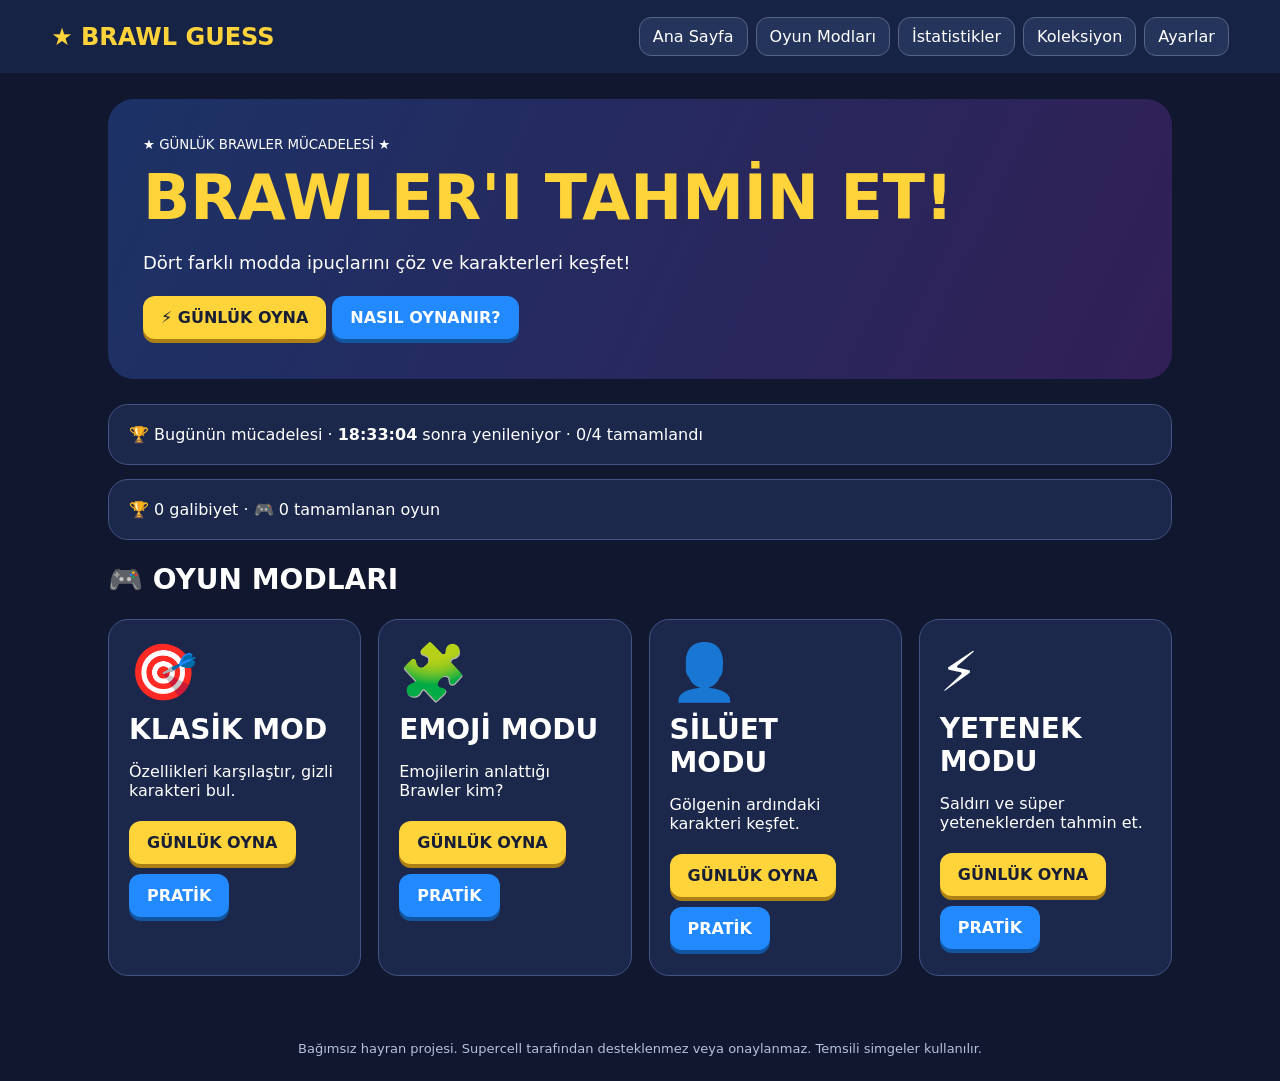
<file: index.html>
<!doctype html><html lang="tr"><head><meta charset="UTF-8"><meta name="viewport" content="width=device-width,initial-scale=1"><title>BRAWL GUESS · Oyna</title><style>*{box-sizing:border-box}body{margin:0;font-family:system-ui,Arial;background:#10172f;color:#fff}body.light{background:#eef2ff;color:#14203c}button,input,select{font:inherit}button{cursor:pointer}header{background:#172345;padding:17px 4%;display:flex;align-items:center;justify-content:space-between;gap:12px;flex-wrap:wrap;position:sticky;top:0;z-index:4}header b{font-size:24px;color:#ffd43b}nav{display:flex;flex-wrap:wrap;gap:8px}nav button,.small{border:1px solid #566487;background:#24345b;color:white;padding:9px 13px;border-radius:12px}main{max-width:1100px;margin:auto;padding:26px 18px;min-height:80vh}h1{font-size:clamp(32px,6vw,62px);margin:8px 0;color:#ffd43b}h2{font-size:28px}.hero{background:linear-gradient(115deg,#1c3266,#312057);padding:35px;border-radius:26px;margin-bottom:25px}.hero p{font-size:18px}.cards,.grid,.stats{display:grid;grid-template-columns:repeat(auto-fit,minmax(220px,1fr));gap:17px}.card,.panel{background:#1b284b;border:1px solid #415482;border-radius:20px;padding:20px;margin-bottom:14px;color:#fff}.card h2{margin:8px 0}.card .emoji{font-size:55px}.btn{background:#ffd43b;color:#171e35;border:0;border-radius:12px;padding:12px 18px;font-weight:900;margin:5px 6px 5px 0;box-shadow:0 4px #ad8015}.btn.blue{background:#2389ff;color:#fff;box-shadow:0 4px #1255a1}.muted{color:#b6c7e7}.pill{display:inline-block;background:#314570;padding:6px 10px;border-radius:12px;margin:4px}.search{width:100%;padding:14px;background:#fff;border:2px solid #2389ff;border-radius:12px;color:#10172f}.suggest{max-height:245px;overflow:auto;background:#24345b;border-radius:12px;margin-top:5px}.suggest button{display:flex;align-items:center;gap:12px;width:100%;padding:10px;background:transparent;border:0;color:#fff;text-align:left}.suggest button:hover,.suggest button:focus{background:#3558a0}.avatar{display:inline-grid;place-items:center;width:54px;height:54px;border-radius:50%;background:linear-gradient(140deg,#9146ff,#2389ff);font-size:30px;flex-shrink:0}.avatar.big{width:145px;height:145px;font-size:80px}.avatar.shadow{filter:brightness(0);transition:filter .4s}.result{background:#233c66;text-align:center;border:2px solid #ffd43b;border-radius:22px;padding:22px;margin-top:18px}.row{display:flex;gap:8px;flex-wrap:wrap;align-items:center;margin:10px 0}.cell{padding:10px;border-radius:9px;background:#ff4757;font-size:13px}.cell.right{background:#178f4c}.cell.partial{background:#c59c10}.compare{overflow:auto}.compare .row{flex-wrap:nowrap;min-width:680px}.compare .cell{flex:1;text-align:center}.filters{display:flex;gap:10px;flex-wrap:wrap;margin:15px 0}.filters input,.filters select{padding:12px;border-radius:10px;border:0}.collection-card{border:1px solid #526392;background:#23365f;border-radius:16px;padding:15px;color:white;cursor:pointer}.collection-card .avatar{margin-bottom:8px}.footer{text-align:center;color:#b5c2dd;padding:25px;font-size:13px}.notice{color:#ffd43b}.hidden{display:none}body.light .panel,body.light .card{background:#24365d}body.light .hero{color:white}@media(max-width:600px){header{position:static}nav button{font-size:12px;padding:7px}main{padding:14px}.hero{padding:22px}}</style></head><body><div id="root"></div><script>const RAW=[]=[
['shelly','Shelly','Başlangıç','Hasar','Orta','Normal',2017,'Geniş alana saçma atan tüfeğiyle ateş eder.','Güçlü bir saçma patlaması engelleri parçalar.',['🔫','💜','💥','👢','🌪️'],0],
['nita','Nita','Nadir','Hasar','Orta','Normal',2017,'Yere doğru ilerleyen şok dalgası gönderir.','Büyük ayısı Bruce savaş alanına gelir.',['🐻','🧸','🌊','👧','🐾'],1],
['colt','Colt','Nadir','Hasar','Uzun','Normal',2017,'İki tabancasından seri mermiler yollar.','Uzun menzilli güçlü bir mermi yağmuru yapar.',['🔫','🔫','👦','💈','🎯'],2],
['bull','Bull','Nadir','Tank','Kısa','Hızlı',2017,'Yakından yüksek hasarlı pompalı tüfek kullanır.','İleri doğru hızla koşup engelleri kırar.',['🐂','💪','🏃','🔫','💥'],3],
['brock','Brock','Nadir','Nişancı','Uzun','Normal',2017,'Uzun menzilli roket fırlatır.','Bir bölgeye roket yağmuru yağdırır.',['🚀','🔥','🎯','💣','🕶️'],4],
['elprimo','El Primo','Nadir','Tank','Kısa','Hızlı',2017,'Rakiplerine yumruk kombinasyonu yapar.','Havaya sıçrayıp rakiplerin üzerine iner.',['🤼','💪','👊','🦸','🌟'],5],
['barley','Barley','Nadir','Topçu','Uzun','Normal',2017,'Şişe fırlatıp yerde hasar veren birikinti bırakır.','Geniş bir alana yanıcı şişeler atar.',['🍾','🤖','🔥','🥂','🎩'],6],
['poco','Poco','Nadir','Destek','Uzun','Normal',2017,'Gitarından müzik dalgası yollar.','Müzik çalarak takım arkadaşlarını iyileştirir.',['🎸','🎶','💀','💚','🎵'],7],
['rosa','Rosa','Nadir','Tank','Kısa','Hızlı',2019,'Yakın mesafeden yumruk atar.','Kısa süreliğine koruyucu bitki kalkanı açar.',['🌹','🥊','🌿','🛡️','🌱'],8],
['jessie','Jessie','Süper Nadir','Kontrol','Uzun','Normal',2017,'Rakipler arasında seken enerji küresi atar.','Scrappy adında bir taret kurar.',['🔧','⚡','🤖','👧','🔩'],9],
['dynamike','Dynamike','Süper Nadir','Topçu','Uzun','Hızlı',2017,'İki dinamit çubuğu fırlatır.','Büyük bir patlayıcı varil atar.',['🧨','💣','👴','⛏️','💥'],10],
['tick','Tick','Süper Nadir','Topçu','Uzun','Normal',2019,'Yere üç mayın fırlatır.','Takip eden patlayıcı kafasını gönderir.',['💣','🤖','⏰','🧠','💥'],11],
['8bit','8-Bit','Süper Nadir','Hasar','Uzun','Yavaş',2019,'Lazer ışınları ateşler.','Hasarı artıran bir güç istasyonu kurar.',['🕹️','👾','🎮','🔫','8️⃣'],12],
['rico','Rico','Süper Nadir','Hasar','Uzun','Normal',2017,'Duvarlardan seken mermiler ateşler.','Çok sayıda seken mermi yağdırır.',['🤖','🔵','🎱','🔫','↪️'],13],
['darryl','Darryl','Süper Nadir','Tank','Kısa','Normal',2017,'İki namlulu tüfeklerle yakından ateş eder.','Varil gibi yuvarlanarak ilerler.',['🛢️','🏴‍☠️','🔫','🌊','🦀'],14],
['penny','Penny','Süper Nadir','Topçu','Uzun','Normal',2018,'Para kesesi fırlatır.','Uzaktan bombardıman yapan top kurar.',['🏴‍☠️','🪙','💰','💣','🚢'],15],
['carl','Carl','Süper Nadir','Hasar','Uzun','Normal',2019,'Geri dönen kazmasını fırlatır.','Kazmasını döndürerek hızla saldırır.',['⛏️','💎','🪨','🛒','🔄'],16],
['jacky','Jacky','Süper Nadir','Tank','Kısa','Hızlı',2020,'Matkapla çevresindeki zemini sarsar.','Yakındaki düşmanları kendine çeker.',['🚧','🔨','⛏️','🦺','🌪️'],17],
['piper','Piper','Destansı','Nişancı','Uzun','Normal',2017,'Şemsiyesinden uzak mesafeli mermi atar.','Havaya zıplayıp el bombaları bırakır.',['☂️','🎯','💗','💣','👒'],18],
['pam','Pam','Destansı','Destek','Uzun','Normal',2017,'Hurda parçaları fırlatır.','Takımı iyileştiren bir istasyon kurar.',['🔧','❤️','🛠️','🤖','👩'],19],
['frank','Frank','Destansı','Tank','Kısa','Hızlı',2018,'Çekiciyle yere vurup şok dalgası yaratır.','Güçlü vuruşuyla düşmanları sersemletir.',['🔨','🧟','⚡','💪','🎧'],20],
['bibi','Bibi','Destansı','Tank','Kısa','Çok hızlı',2019,'Beyzbol sopasıyla savurur.','Seken dev bir sakız balonu yollar.',['⚾','🫧','🧢','💥','🍬'],21],
['bea','Bea','Destansı','Nişancı','Uzun','Normal',2019,'İsabet ettikçe güçlenen arı iğnesi atar.','Yavaşlatan arı sürüsü gönderir.',['🐝','🍯','🌼','🎯','🟡'],22],
['edgar','Edgar','Destansı','Suikastçı','Kısa','Çok hızlı',2020,'Atkısıyla yakın mesafede vurup can yeniler.','Hızla zıplayarak rakibe yaklaşır.',['🧣','🖤','🤸','👊','🌑'],23],
['mortis','Mortis','Efsanevi','Suikastçı','Kısa','Çok hızlı',2017,'Küreğiyle ileri atılıp vurur.','Yarasalar göndererek can yeniler.',['🦇','⚰️','🪦','🧛','🌙'],24],
['crow','Crow','Efsanevi','Suikastçı','Uzun','Çok hızlı',2017,'Zehirli hançerler fırlatır.','Havaya sıçrayıp zehirli hançer yağdırır.',['🐦‍⬛','☠️','🗡️','💚','🪽'],25],
['spike','Spike','Efsanevi','Hasar','Uzun','Normal',2017,'Patlayınca diken saçan kaktüs bombası atar.','Yavaşlatan dikenli bir alan oluşturur.',['🌵','🌵','💚','🌵','💥'],26],
['leon','Leon','Efsanevi','Suikastçı','Uzun','Çok hızlı',2018,'Dönen bıçaklar fırlatır.','Kısa süre görünmez olur.',['🦎','👻','🗡️','🧥','💨'],27],
['sandy','Sandy','Efsanevi','Kontrol','Orta','Normal',2019,'Kum taneleri savurur.','Takımını gizleyen kum fırtınası yaratır.',['😴','🏜️','🌪️','💤','🌙'],28],
['amber','Amber','Efsanevi','Kontrol','Uzun','Normal',2020,'Kesintisiz alev püskürtür.','Yere döktüğü yakıtı ateşe verir.',['🔥','🛢️','🌶️','💃','🔥'],29]
];
RAW.push(["alli", "Alli", "Bilinmiyor", "Bilinmiyor", "Bilinmiyor", "Bilinmiyor", null, "Bilgi doğrulanmadı.", "Bilgi doğrulanmadı.", [], 1]);
RAW.push(["angelo", "Angelo", "Bilinmiyor", "Bilinmiyor", "Bilinmiyor", "Bilinmiyor", null, "Bilgi doğrulanmadı.", "Bilgi doğrulanmadı.", [], 3]);
RAW.push(["ash", "Ash", "Bilinmiyor", "Bilinmiyor", "Bilinmiyor", "Bilinmiyor", null, "Bilgi doğrulanmadı.", "Bilgi doğrulanmadı.", [], 4]);
RAW.push(["belle", "Belle", "Bilinmiyor", "Bilinmiyor", "Bilinmiyor", "Bilinmiyor", null, "Bilgi doğrulanmadı.", "Bilgi doğrulanmadı.", [], 7]);
RAW.push(["berry", "Berry", "Bilinmiyor", "Bilinmiyor", "Bilinmiyor", "Bilinmiyor", null, "Bilgi doğrulanmadı.", "Bilgi doğrulanmadı.", [], 8]);
RAW.push(["bo", "Bo", "Bilinmiyor", "Bilinmiyor", "Bilinmiyor", "Bilinmiyor", null, "Bilgi doğrulanmadı.", "Bilgi doğrulanmadı.", [], 10]);
RAW.push(["bolt", "Bolt", "Bilinmiyor", "Bilinmiyor", "Bilinmiyor", "Bilinmiyor", null, "Bilgi doğrulanmadı.", "Bilgi doğrulanmadı.", [], 11]);
RAW.push(["bonnie", "Bonnie", "Bilinmiyor", "Bilinmiyor", "Bilinmiyor", "Bilinmiyor", null, "Bilgi doğrulanmadı.", "Bilgi doğrulanmadı.", [], 12]);
RAW.push(["buster", "Buster", "Bilinmiyor", "Bilinmiyor", "Bilinmiyor", "Bilinmiyor", null, "Bilgi doğrulanmadı.", "Bilgi doğrulanmadı.", [], 15]);
RAW.push(["buzz", "Buzz", "Bilinmiyor", "Bilinmiyor", "Bilinmiyor", "Bilinmiyor", null, "Bilgi doğrulanmadı.", "Bilgi doğrulanmadı.", [], 16]);
RAW.push(["byron", "Byron", "Bilinmiyor", "Bilinmiyor", "Bilinmiyor", "Bilinmiyor", null, "Bilgi doğrulanmadı.", "Bilgi doğrulanmadı.", [], 17]);
RAW.push(["charlie", "Charlie", "Bilinmiyor", "Bilinmiyor", "Bilinmiyor", "Bilinmiyor", null, "Bilgi doğrulanmadı.", "Bilgi doğrulanmadı.", [], 19]);
RAW.push(["chester", "Chester", "Bilinmiyor", "Bilinmiyor", "Bilinmiyor", "Bilinmiyor", null, "Bilgi doğrulanmadı.", "Bilgi doğrulanmadı.", [], 20]);
RAW.push(["chuck", "Chuck", "Bilinmiyor", "Bilinmiyor", "Bilinmiyor", "Bilinmiyor", null, "Bilgi doğrulanmadı.", "Bilgi doğrulanmadı.", [], 21]);
RAW.push(["clancy", "Clancy", "Bilinmiyor", "Bilinmiyor", "Bilinmiyor", "Bilinmiyor", null, "Bilgi doğrulanmadı.", "Bilgi doğrulanmadı.", [], 22]);
RAW.push(["colette", "Colette", "Bilinmiyor", "Bilinmiyor", "Bilinmiyor", "Bilinmiyor", null, "Bilgi doğrulanmadı.", "Bilgi doğrulanmadı.", [], 23]);
RAW.push(["cordelius", "Cordelius", "Bilinmiyor", "Bilinmiyor", "Bilinmiyor", "Bilinmiyor", null, "Bilgi doğrulanmadı.", "Bilgi doğrulanmadı.", [], 25]);
RAW.push(["cosmo", "Cosmo", "Bilinmiyor", "Bilinmiyor", "Bilinmiyor", "Bilinmiyor", null, "Bilgi doğrulanmadı.", "Bilgi doğrulanmadı.", [], 26]);
RAW.push(["damian", "Damian", "Bilinmiyor", "Bilinmiyor", "Bilinmiyor", "Bilinmiyor", null, "Bilgi doğrulanmadı.", "Bilgi doğrulanmadı.", [], 28]);
RAW.push(["doug", "Doug", "Bilinmiyor", "Bilinmiyor", "Bilinmiyor", "Bilinmiyor", null, "Bilgi doğrulanmadı.", "Bilgi doğrulanmadı.", [], 0]);
RAW.push(["draco", "Draco", "Bilinmiyor", "Bilinmiyor", "Bilinmiyor", "Bilinmiyor", null, "Bilgi doğrulanmadı.", "Bilgi doğrulanmadı.", [], 1]);
RAW.push(["emz", "Emz", "Bilinmiyor", "Bilinmiyor", "Bilinmiyor", "Bilinmiyor", null, "Bilgi doğrulanmadı.", "Bilgi doğrulanmadı.", [], 5]);
RAW.push(["eve", "Eve", "Bilinmiyor", "Bilinmiyor", "Bilinmiyor", "Bilinmiyor", null, "Bilgi doğrulanmadı.", "Bilgi doğrulanmadı.", [], 6]);
RAW.push(["fang", "Fang", "Bilinmiyor", "Bilinmiyor", "Bilinmiyor", "Bilinmiyor", null, "Bilgi doğrulanmadı.", "Bilgi doğrulanmadı.", [], 7]);
RAW.push(["finx", "Finx", "Bilinmiyor", "Bilinmiyor", "Bilinmiyor", "Bilinmiyor", null, "Bilgi doğrulanmadı.", "Bilgi doğrulanmadı.", [], 8]);
RAW.push(["gale", "Gale", "Bilinmiyor", "Bilinmiyor", "Bilinmiyor", "Bilinmiyor", null, "Bilgi doğrulanmadı.", "Bilgi doğrulanmadı.", [], 10]);
RAW.push(["gene", "Gene", "Bilinmiyor", "Bilinmiyor", "Bilinmiyor", "Bilinmiyor", null, "Bilgi doğrulanmadı.", "Bilgi doğrulanmadı.", [], 11]);
RAW.push(["gigi", "Gigi", "Bilinmiyor", "Bilinmiyor", "Bilinmiyor", "Bilinmiyor", null, "Bilgi doğrulanmadı.", "Bilgi doğrulanmadı.", [], 12]);
RAW.push(["glowy", "Glowy", "Bilinmiyor", "Bilinmiyor", "Bilinmiyor", "Bilinmiyor", null, "Bilgi doğrulanmadı.", "Bilgi doğrulanmadı.", [], 13]);
RAW.push(["gray", "Gray", "Bilinmiyor", "Bilinmiyor", "Bilinmiyor", "Bilinmiyor", null, "Bilgi doğrulanmadı.", "Bilgi doğrulanmadı.", [], 14]);
RAW.push(["griff", "Griff", "Bilinmiyor", "Bilinmiyor", "Bilinmiyor", "Bilinmiyor", null, "Bilgi doğrulanmadı.", "Bilgi doğrulanmadı.", [], 15]);
RAW.push(["grom", "Grom", "Bilinmiyor", "Bilinmiyor", "Bilinmiyor", "Bilinmiyor", null, "Bilgi doğrulanmadı.", "Bilgi doğrulanmadı.", [], 16]);
RAW.push(["gus", "Gus", "Bilinmiyor", "Bilinmiyor", "Bilinmiyor", "Bilinmiyor", null, "Bilgi doğrulanmadı.", "Bilgi doğrulanmadı.", [], 17]);
RAW.push(["hank", "Hank", "Bilinmiyor", "Bilinmiyor", "Bilinmiyor", "Bilinmiyor", null, "Bilgi doğrulanmadı.", "Bilgi doğrulanmadı.", [], 18]);
RAW.push(["janet", "Janet", "Bilinmiyor", "Bilinmiyor", "Bilinmiyor", "Bilinmiyor", null, "Bilgi doğrulanmadı.", "Bilgi doğrulanmadı.", [], 21]);
RAW.push(["juju", "Juju", "Bilinmiyor", "Bilinmiyor", "Bilinmiyor", "Bilinmiyor", null, "Bilgi doğrulanmadı.", "Bilgi doğrulanmadı.", [], 23]);
RAW.push(["kaze", "Kaze", "Bilinmiyor", "Bilinmiyor", "Bilinmiyor", "Bilinmiyor", null, "Bilgi doğrulanmadı.", "Bilgi doğrulanmadı.", [], 24]);
RAW.push(["kenji", "Kenji", "Bilinmiyor", "Bilinmiyor", "Bilinmiyor", "Bilinmiyor", null, "Bilgi doğrulanmadı.", "Bilgi doğrulanmadı.", [], 25]);
RAW.push(["kit", "Kit", "Efsanevi", "Destek", "Kısa", "Normal", 2023, "Kedi pençesi ile tırmalar.", "Üzerine atlayıp tırmanır.", ['😺','🐈‍⬛','😈','🐾','🥇'], 26]);
RAW.push(["lily", "Lily", "Bilinmiyor", "Bilinmiyor", "Bilinmiyor", "Bilinmiyor", null, "Bilgi doğrulanmadı.", "Bilgi doğrulanmadı.", [], 29]);
RAW.push(["lola", "Lola", "Bilinmiyor", "Bilinmiyor", "Bilinmiyor", "Bilinmiyor", null, "Bilgi doğrulanmadı.", "Bilgi doğrulanmadı.", [], 0]);
RAW.push(["lou", "Lou", "Bilinmiyor", "Bilinmiyor", "Bilinmiyor", "Bilinmiyor", null, "Bilgi doğrulanmadı.", "Bilgi doğrulanmadı.", [], 1]);
RAW.push(["lumi", "Lumi", "Bilinmiyor", "Bilinmiyor", "Bilinmiyor", "Bilinmiyor", null, "Bilgi doğrulanmadı.", "Bilgi doğrulanmadı.", [], 2]);
RAW.push(["maisie", "Maisie", "Bilinmiyor", "Bilinmiyor", "Bilinmiyor", "Bilinmiyor", null, "Bilgi doğrulanmadı.", "Bilgi doğrulanmadı.", [], 3]);
RAW.push(["mandy", "Mandy", "Bilinmiyor", "Bilinmiyor", "Bilinmiyor", "Bilinmiyor", null, "Bilgi doğrulanmadı.", "Bilgi doğrulanmadı.", [], 4]);
RAW.push(["max", "Max", "Bilinmiyor", "Bilinmiyor", "Bilinmiyor", "Bilinmiyor", null, "Bilgi doğrulanmadı.", "Bilgi doğrulanmadı.", [], 5]);
RAW.push(["meeple", "Meeple", "Bilinmiyor", "Bilinmiyor", "Bilinmiyor", "Bilinmiyor", null, "Bilgi doğrulanmadı.", "Bilgi doğrulanmadı.", [], 6]);
RAW.push(["meg", "Meg", "Bilinmiyor", "Bilinmiyor", "Bilinmiyor", "Bilinmiyor", null, "Bilgi doğrulanmadı.", "Bilgi doğrulanmadı.", [], 7]);
RAW.push(["melodie", "Melodie", "Bilinmiyor", "Bilinmiyor", "Bilinmiyor", "Bilinmiyor", null, "Bilgi doğrulanmadı.", "Bilgi doğrulanmadı.", [], 8]);
RAW.push(["mico", "Mico", "Bilinmiyor", "Bilinmiyor", "Bilinmiyor", "Bilinmiyor", null, "Bilgi doğrulanmadı.", "Bilgi doğrulanmadı.", [], 9]);
RAW.push(["mina", "Mina", "Bilinmiyor", "Bilinmiyor", "Bilinmiyor", "Bilinmiyor", null, "Bilgi doğrulanmadı.", "Bilgi doğrulanmadı.", [], 10]);
RAW.push(["moe", "Moe", "Bilinmiyor", "Bilinmiyor", "Bilinmiyor", "Bilinmiyor", null, "Bilgi doğrulanmadı.", "Bilgi doğrulanmadı.", [], 11]);
RAW.push(["najia", "Najia", "Bilinmiyor", "Bilinmiyor", "Bilinmiyor", "Bilinmiyor", null, "Bilgi doğrulanmadı.", "Bilgi doğrulanmadı.", [], 14]);
RAW.push(["nani", "Nani", "Bilinmiyor", "Bilinmiyor", "Bilinmiyor", "Bilinmiyor", null, "Bilgi doğrulanmadı.", "Bilgi doğrulanmadı.", [], 15]);
RAW.push(["nori", "Nori", "Bilinmiyor", "Bilinmiyor", "Bilinmiyor", "Bilinmiyor", null, "Bilgi doğrulanmadı.", "Bilgi doğrulanmadı.", [], 17]);
RAW.push(["ollie", "Ollie", "Bilinmiyor", "Bilinmiyor", "Bilinmiyor", "Bilinmiyor", null, "Bilgi doğrulanmadı.", "Bilgi doğrulanmadı.", [], 18]);
RAW.push(["otis", "Otis", "Bilinmiyor", "Bilinmiyor", "Bilinmiyor", "Bilinmiyor", null, "Bilgi doğrulanmadı.", "Bilgi doğrulanmadı.", [], 19]);
RAW.push(["pearl", "Pearl", "Bilinmiyor", "Bilinmiyor", "Bilinmiyor", "Bilinmiyor", null, "Bilgi doğrulanmadı.", "Bilgi doğrulanmadı.", [], 21]);
RAW.push(["pierce", "Pierce", "Bilinmiyor", "Bilinmiyor", "Bilinmiyor", "Bilinmiyor", null, "Bilgi doğrulanmadı.", "Bilgi doğrulanmadı.", [], 23]);
RAW.push(["ruffs", "Ruffs", "Bilinmiyor", "Bilinmiyor", "Bilinmiyor", "Bilinmiyor", null, "Bilgi doğrulanmadı.", "Bilgi doğrulanmadı.", [], 29]);
RAW.push(["sam", "Sam", "Bilinmiyor", "Bilinmiyor", "Bilinmiyor", "Bilinmiyor", null, "Bilgi doğrulanmadı.", "Bilgi doğrulanmadı.", [], 0]);
RAW.push(["shade", "Shade", "Bilinmiyor", "Bilinmiyor", "Bilinmiyor", "Bilinmiyor", null, "Bilgi doğrulanmadı.", "Bilgi doğrulanmadı.", [], 2]);
RAW.push(["sirius", "Sirius", "Bilinmiyor", "Bilinmiyor", "Bilinmiyor", "Bilinmiyor", null, "Bilgi doğrulanmadı.", "Bilgi doğrulanmadı.", [], 4]);
RAW.push(["sprout", "Sprout", "Bilinmiyor", "Bilinmiyor", "Bilinmiyor", "Bilinmiyor", null, "Bilgi doğrulanmadı.", "Bilgi doğrulanmadı.", [], 6]);
RAW.push(["squeak", "Squeak", "Bilinmiyor", "Bilinmiyor", "Bilinmiyor", "Bilinmiyor", null, "Bilgi doğrulanmadı.", "Bilgi doğrulanmadı.", [], 7]);
RAW.push(["stu", "Stu", "Bilinmiyor", "Bilinmiyor", "Bilinmiyor", "Bilinmiyor", null, "Bilgi doğrulanmadı.", "Bilgi doğrulanmadı.", [], 9]);
RAW.push(["surge", "Surge", "Bilinmiyor", "Bilinmiyor", "Bilinmiyor", "Bilinmiyor", null, "Bilgi doğrulanmadı.", "Bilgi doğrulanmadı.", [], 10]);
RAW.push(["tara", "Tara", "Bilinmiyor", "Bilinmiyor", "Bilinmiyor", "Bilinmiyor", null, "Bilgi doğrulanmadı.", "Bilgi doğrulanmadı.", [], 11]);
RAW.push(["trunk", "Trunk", "Bilinmiyor", "Bilinmiyor", "Bilinmiyor", "Bilinmiyor", null, "Bilgi doğrulanmadı.", "Bilgi doğrulanmadı.", [], 13]);
RAW.push(["vince", "Vince", "Bilinmiyor", "Bilinmiyor", "Bilinmiyor", "Bilinmiyor", null, "Bilgi doğrulanmadı.", "Bilgi doğrulanmadı.", [], 14]);
RAW.push(["wendy", "Wendy", "Bilinmiyor", "Bilinmiyor", "Bilinmiyor", "Bilinmiyor", null, "Bilgi doğrulanmadı.", "Bilgi doğrulanmadı.", [], 15]);
RAW.push(["willow", "Willow", "Bilinmiyor", "Bilinmiyor", "Bilinmiyor", "Bilinmiyor", null, "Bilgi doğrulanmadı.", "Bilgi doğrulanmadı.", [], 16]);
RAW.push(["ziggy", "Ziggy", "Bilinmiyor", "Bilinmiyor", "Bilinmiyor", "Bilinmiyor", null, "Bilgi doğrulanmadı.", "Bilgi doğrulanmadı.", [], 17]);
RAW.push(["rt", "R-T", "Bilinmiyor", "Bilinmiyor", "Bilinmiyor", "Bilinmiyor", null, "Bilgi doğrulanmadı.", "Bilgi doğrulanmadı.", [], 0]);
RAW.push(["larrylawrie", "Larry & Lawrie", "Bilinmiyor", "Bilinmiyor", "Bilinmiyor", "Bilinmiyor", null, "Bilgi doğrulanmadı.", "Bilgi doğrulanmadı.", [], 0]);
RAW.push(["mrp", "Mr. P", "Bilinmiyor", "Bilinmiyor", "Bilinmiyor", "Bilinmiyor", null, "Bilgi doğrulanmadı.", "Bilgi doğrulanmadı.", [], 0]);
RAW.push(["jaeyong", "Jae-yong", "Bilinmiyor", "Bilinmiyor", "Bilinmiyor", "Bilinmiyor", null, "Bilgi doğrulanmadı.", "Bilgi doğrulanmadı.", [], 0]);
RAW.push(["starrnova", "Starr Nova", "Bilinmiyor", "Bilinmiyor", "Bilinmiyor", "Bilinmiyor", null, "Bilgi doğrulanmadı.", "Bilgi doğrulanmadı.", [], 0]);
const B=RAW.map(([id,name,rarity,role,range,speed,year,attack,sup,emoji,shape])=>({id,name,rarity,role,range,speed,year,attack,super:sup,emoji,shape}));const modes=[{id:'classic',name:'KLASİK MOD',icon:'🎯',desc:'Özellikleri karşılaştır, gizli karakteri bul.',color:'#2389FF'},{id:'emoji',name:'EMOJİ MODU',icon:'🧩',desc:'Emojilerin anlattığı Brawler kim?',color:'#9146FF'},{id:'silhouette',name:'SİLÜET MODU',icon:'👤',desc:'Gölgenin ardındaki karakteri keşfet.',color:'#FF4757'},{id:'ability',name:'YETENEK MODU',icon:'⚡',desc:'Saldırı ve süper yeteneklerden tahmin et.',color:'#35D878'}];const MAX=6;const key='bg-standalone-v1';let state;try{state=JSON.parse(localStorage.getItem(key))}catch{}state=state||{games:{},history:[],unlocked:[],settings:{dark:true,sound:true}};let page='home',gameKey='',query='',filter='',rarity='',role='';const $=s=>document.querySelector(s),save=()=>localStorage.setItem(key,JSON.stringify(state));const today=()=>new Intl.DateTimeFormat('en-CA',{timeZone:'Europe/Istanbul',year:'numeric',month:'2-digit',day:'2-digit'}).format(new Date());function hash(s){let h=2166136261;for(const c of s){h^=c.charCodeAt(0);h=Math.imul(h,16777619)}return h>>>0}const verified=B.filter(b=>b.emoji.length>=3&&b.year);const targetFor=(m,d)=>verified[hash('brawlguess-v1:'+d+':'+m)%verified.length];function avatar(b,big=false,shadow=false){return `<span class="avatar ${big?'big':''} ${shadow?'shadow':''}" style="${shadow?'filter:brightness(0)':''}">${['🤠','🐻','🔫','💪','🚀','🥊','🍾','🎸','🧨','🎯'][b.shape%10]}</span>`}function start(m,daily){const date=today(),k=daily?`daily:${date}:${m}`:`practice:${m}:${Date.now()}:${Math.random()}`;if(!state.games[k])state.games[k]={key:k,mode:m,daily,date,target:(daily?targetFor(m,date):verified[Math.floor(Math.random()*verified.length)]).id,guesses:[],done:false,won:false};gameKey=k;query='';save();go('game')}function go(p){page=p;render();window.scrollTo(0,0)}function current(){return state.games[gameKey]}function submit(id){const g=current();if(!g||g.done||g.guesses.includes(id))return;g.guesses.push(id);g.won=id===g.target;g.done=g.won||g.guesses.length===MAX;if(g.done){state.history.push({key:g.key,mode:g.mode,daily:g.daily,date:g.date,won:g.won,attempts:g.guesses.length,target:g.target});if(g.won&&!state.unlocked.includes(g.target))state.unlocked.push(g.target)}query='';save();render()}function compare(b,t){return [['Nadirlik',b.rarity,b.rarity===t.rarity?'right':'wrong'],['Sınıf',b.role,b.role===t.role?'right':'wrong'],['Menzil',b.range,b.range===t.range?'right':'wrong'],['Hız',b.speed,b.speed===t.speed?'right':'wrong'],['Çıkış',b.year+(b.year<t.year?' ↑':b.year>t.year?' ↓':''),b.year===t.year?'right':Math.abs(b.year-t.year)<=2?'partial':'wrong']]}function count(){const p=new Intl.DateTimeFormat('en-GB',{timeZone:'Europe/Istanbul',hour:'2-digit',minute:'2-digit',second:'2-digit',hourCycle:'h23'}).format(new Date()).split(':').map(Number);let s=86400-p[0]*3600-p[1]*60-p[2];return [Math.floor(s/3600),Math.floor(s%3600/60),s%60].map(x=>String(x).padStart(2,'0')).join(':')}function rate(a){return a.length?Math.round(a.filter(x=>x.won).length/a.length*100):0}function shell(s){$('#root').innerHTML=s;document.body.classList.toggle('light',!state.settings.dark)}function home(){const wins=state.history.filter(x=>x.won).length;return `<div class="hero"><small>★ GÜNLÜK BRAWLER MÜCADELESİ ★</small><h1>BRAWLER'I TAHMİN ET!</h1><p>Dört farklı modda ipuçlarını çöz ve karakterleri keşfet!</p><button class="btn" onclick="start('classic',true)">⚡ GÜNLÜK OYNA</button><button class="btn blue" onclick="go('help')">NASIL OYNANIR?</button></div><div class="panel">🏆 Bugünün mücadelesi · <b id="timer">${count()}</b> sonra yenileniyor · ${modes.filter(m=>state.games[`daily:${today()}:${m.id}`]?.done).length}/4 tamamlandı</div><div class="panel">🏆 ${wins} galibiyet · 🎮 ${state.history.length} tamamlanan oyun</div>${modeCards()}`}function modeCards(){return `<h2>🎮 OYUN MODLARI</h2><div class="cards">${modes.map(m=>`<div class="card"><div class="emoji">${m.icon}</div><h2>${m.name}</h2><p>${m.desc}</p><button class="btn" onclick="start('${m.id}',true)">${state.games[`daily:${today()}:${m.id}`]?.done?'SONUCU GÖR':'GÜNLÜK OYNA'}</button><button class="btn blue" onclick="start('${m.id}',false)">PRATİK</button></div>`).join('')}</div>`}function game(){const g=current();if(!g)return home();const t=B.find(x=>x.id===g.target),m=modes.find(x=>x.id===g.mode);let clue='';if(g.mode==='emoji')clue=`<div class="panel"><h2>${t.emoji.slice(0,Math.min(5,3+g.guesses.length)).join('　')}</h2><p>Her yanlış tahminde yeni emoji açılır.</p></div>`;if(g.mode==='silhouette')clue=`<div class="panel" style="text-align:center">${avatar(t,true,!g.done)}<p>${g.guesses.length>=3?'Sınıf: '+t.role:'Gizli karakterin silüeti'} ${g.guesses.length>=4?' · '+t.rarity:''}</p><small class="muted">Temsili avatar silüeti</small></div>`;if(g.mode==='ability')clue=`<div class="panel"><h3>⚡ Bu yetenek kime ait?</h3><p>${t.attack}</p>${g.guesses.length>=2?`<p>🌟 Süper: ${t.super}</p>`:''}${g.guesses.length>=4?`<p>💡 ${t.role} · ${t.range}</p>`:''}</div>`;const rows=g.guesses.length?`<h2>Tahminler (${g.guesses.length})</h2>${g.mode==='classic'?`<div class="compare">${[...g.guesses].reverse().map(id=>{const b=B.find(x=>x.id===id);return `<div class="row"><span class="cell" style="background:#314570">${b.name}</span>${compare(b,t).map(c=>`<span class="cell ${c[2]}">${c[0]}<br><b>${c[1]}</b></span>`).join('')}</div>`}).join('')}</div>`:g.guesses.map(id=>`<span class="pill">${B.find(x=>x.id===id).name} ${id===g.target?'✓':'✕'}</span>`).join('')}`:'';const result=g.done?`<div class="result"><h1>${g.won?'🎉 KAZANDIN!':'💫 OYUN BİTTİ'}</h1>${avatar(t,true)}<h2>${t.name}</h2><p>${g.guesses.length}/${MAX} tahmin</p><button class="btn blue" onclick="share()">SONUCU PAYLAŞ</button>${!g.daily?`<button class="btn" onclick="start('${g.mode}',false)">YENİDEN OYNA</button>`:''}<button class="btn" onclick="go('modes')">MODLAR</button></div>`:'';return `<button class="small" onclick="go('modes')">← Modlara dön</button><h1>${m.icon} ${m.name}</h1><p>${g.daily?'📅 Günlük':'♾️ Pratik'} · ${g.guesses.length}/${MAX} tahmin</p>${clue}${!g.done?`<div class="panel"><label for="search">BRAWLER TAHMİNİ</label><input id="search" class="search" autocomplete="off" placeholder="Brawler adı yaz..." value="${query.replaceAll('"','&quot;')}" oninput="suggest(this.value)" onkeydown="keypick(event)"><div class="suggest" id="suggest"></div></div>`:''}${rows}${result}`}function suggest(v){query=v;const g=current(),items=B.filter(b=>!g.guesses.includes(b.id)&&b.name.toLocaleLowerCase('tr').includes(v.toLocaleLowerCase('tr'))).slice(0,8);$('#suggest').innerHTML=v.trim()?items.map(b=>`<button onclick="submit('${b.id}')">${avatar(b)} <span>${b.name}<br><small>${b.rarity} · ${b.role}</small></span></button>`).join('')||'<p>Karakter bulunamadı</p>':''}function keypick(e){if(e.key==='Enter'){const first=$('#suggest button');if(first)first.click()}}function share(){const g=current(),t=B.find(b=>b.id===g.target);const lines=g.guesses.map(id=>{const b=B.find(x=>x.id===id);return g.mode==='classic'?compare(b,t).map(c=>c[2]==='right'?'🟩':c[2]==='partial'?'🟨':'🟥').join(''):id===g.target?'🟩🟩🟩':'🟥🟥🟥'});const txt=`BRAWL GUESS ${g.date} ${g.mode}\n${g.won?g.guesses.length:'X'}/${MAX}\n${lines.join('\n')}`;if(navigator.clipboard&&location.protocol!=='file:')navigator.clipboard.writeText(txt).then(()=>alert('Kopyalandı')).catch(()=>prompt('Sonucu kopyala:',txt));else prompt('Sonucu kopyala:',txt)}function statistics(){const a=state.history,w=a.filter(x=>x.won);return `<h1>📊 İSTATİSTİKLER</h1><div class="stats">${[['Toplam oyun',a.length],['Galibiyet',w.length],['Kazanma oranı',rate(a)+'%'],['Ortalama tahmin',w.length?(w.reduce((s,x)=>s+x.attempts,0)/w.length).toFixed(1):'—']].map(x=>`<div class="card"><h2>${x[1]}</h2>${x[0]}</div>`).join('')}</div><h2>Mod istatistikleri</h2><div class="grid">${modes.map(m=>{let r=a.filter(x=>x.mode===m.id);return `<div class="card"><h3>${m.icon} ${m.name}</h3><p>${r.length} oyun · ${rate(r)}% başarı</p><p>Günlük: ${r.filter(x=>x.daily).length} · Pratik: ${r.filter(x=>!x.daily).length}</p></div>`}).join('')}</div><h2>Son oyunlar</h2>${a.length?[...a].reverse().slice(0,15).map(x=>`<div class="panel">${x.won?'🏆':'❌'} ${x.mode} · ${B.find(b=>b.id===x.target)?.name} · ${x.attempts}/6 · ${x.date}</div>`).join(''):'<p>Henüz tamamlanan oyun yok.</p>'}`}function collection(){const items=B.filter(b=>b.name.toLocaleLowerCase('tr').includes(filter.toLocaleLowerCase('tr'))&&(!rarity||b.rarity===rarity)&&(!role||b.role===role));return `<h1>🗂️ KOLEKSİYON</h1><p>${state.unlocked.length}/${B.length} karakter keşfedildi</p><div class="filters"><input placeholder="Karakter ara" value="${filter}" oninput="filter=this.value;render()"><select onchange="rarity=this.value;render()"><option value="">Tüm nadirlikler</option>${[...new Set(B.map(b=>b.rarity))].map(x=>`<option ${rarity===x?'selected':''}>${x}</option>`).join('')}</select><select onchange="role=this.value;render()"><option value="">Tüm sınıflar</option>${[...new Set(B.map(b=>b.role))].map(x=>`<option ${role===x?'selected':''}>${x}</option>`).join('')}</select></div><div class="grid">${items.map(b=>`<button class="collection-card" onclick="detail('${b.id}')">${avatar(b)}<h3>${b.name} ${state.unlocked.includes(b.id)?'🏆':''}</h3><small>${b.rarity} · ${b.role}</small></button>`).join('')}</div>${items.length?'':'Eşleşen karakter bulunamadı.'}`}function detail(id){const b=B.find(x=>x.id===id);$('#root').innerHTML=`<main><button class="small" onclick="go('collection')">← Koleksiyona dön</button><div class="panel">${avatar(b,true)}<h1>${b.name}</h1><p>${b.rarity} · ${b.role} · ${b.range} · ${b.speed} · ${b.year}</p><h3>Normal saldırı</h3><p>${b.attack}</p><h3>Süper yetenek</h3><p>${b.super}</p><p>${b.emoji.join(' ')}</p></div></main>`}function settings(){return `<h1>⚙️ AYARLAR</h1><div class="panel"><h2>Görünüm</h2><button class="btn" onclick="state.settings.dark=!state.settings.dark;save();render()">${state.settings.dark?'☀️ Açık temaya geç':'🌙 Koyu temaya geç'}</button></div><div class="panel"><h2>Ses</h2><button class="btn blue" onclick="state.settings.sound=!state.settings.sound;save();render()">${state.settings.sound?'🔊 Ses açık':'🔇 Ses kapalı'}</button></div><div class="panel"><p>İlerleme bu tarayıcıda localStorage ile saklanır.</p></div>`}function help(){return `<h1>🎮 NASIL OYNANIR?</h1><div class="panel"><p>Her oyunda 6 tahmin hakkın var. Karakter adını yazıp önerilerden seç.</p><p>🎯 Klasik: Yeşil doğru, kırmızı yanlış, sarı yakın çıkış yılı.</p><p>🧩 Emoji: Yanlış tahminlerde yeni emojiler açılır.</p><p>👤 Silüet: Temsili karakter simgesinin gölgesini ve ipuçlarını kullan.</p><p>⚡ Yetenek: Saldırı açıklamasını incele.</p><p>Günlük görevler İstanbul saatiyle gece yarısı yenilenir; pratik sınırsızdır.</p></div>`}function render(){shell(`<header><b>★ BRAWL GUESS</b><nav>${[['home','Ana Sayfa'],['modes','Oyun Modları'],['stats','İstatistikler'],['collection','Koleksiyon'],['settings','Ayarlar']].map(x=>`<button onclick="go('${x[0]}')">${x[1]}</button>`).join('')}</nav></header><main>${page==='home'?home():page==='modes'?modeCards():page==='game'?game():page==='stats'?statistics():page==='collection'?collection():page==='settings'?settings():help()}</main><div class="footer">Bağımsız hayran projesi. Supercell tarafından desteklenmez veya onaylanmaz. Temsili simgeler kullanılır.</div>`);if(page==='game'&&query&&$('#search'))suggest(query)}setInterval(()=>{const t=$('#timer');if(t)t.textContent=count();if(today()!==window._date){window._date=today();if(page==='home'||page==='modes')render()}},1000);window._date=today();render();</script></body></html>
</file>
